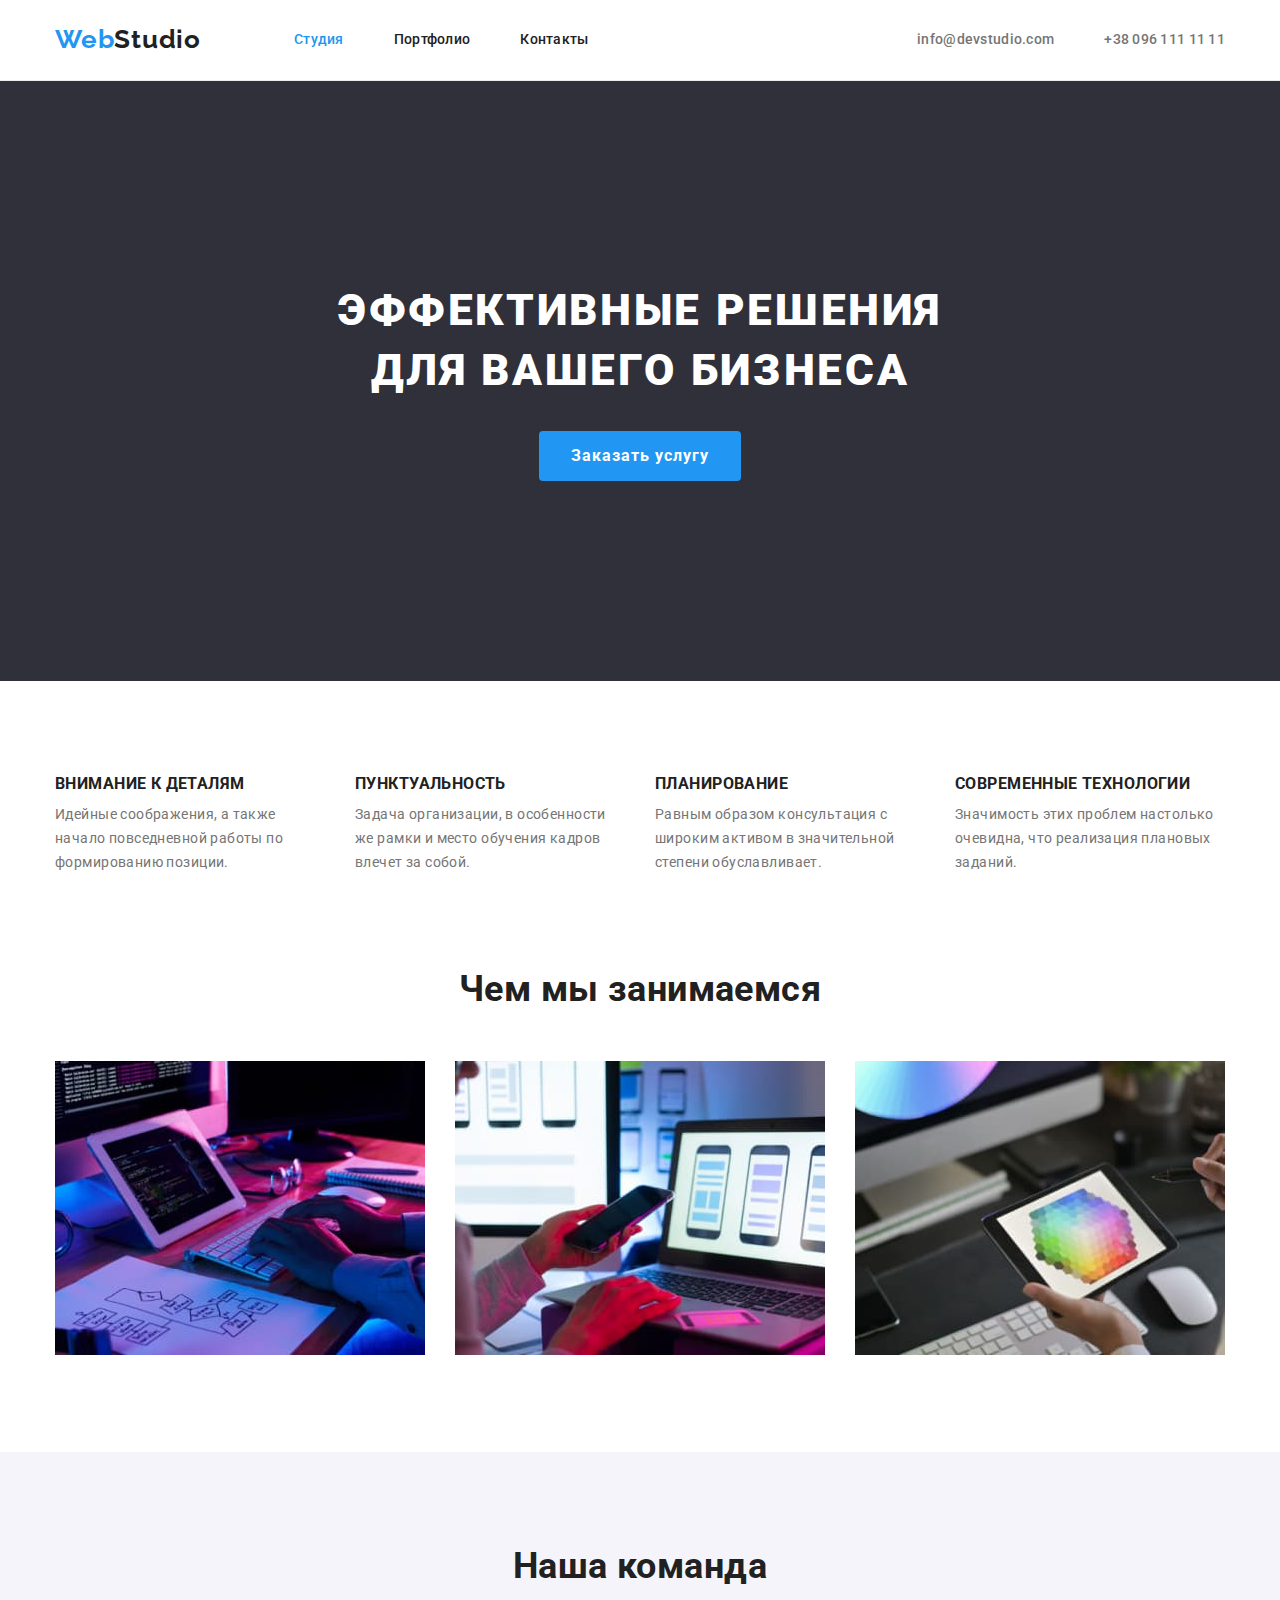
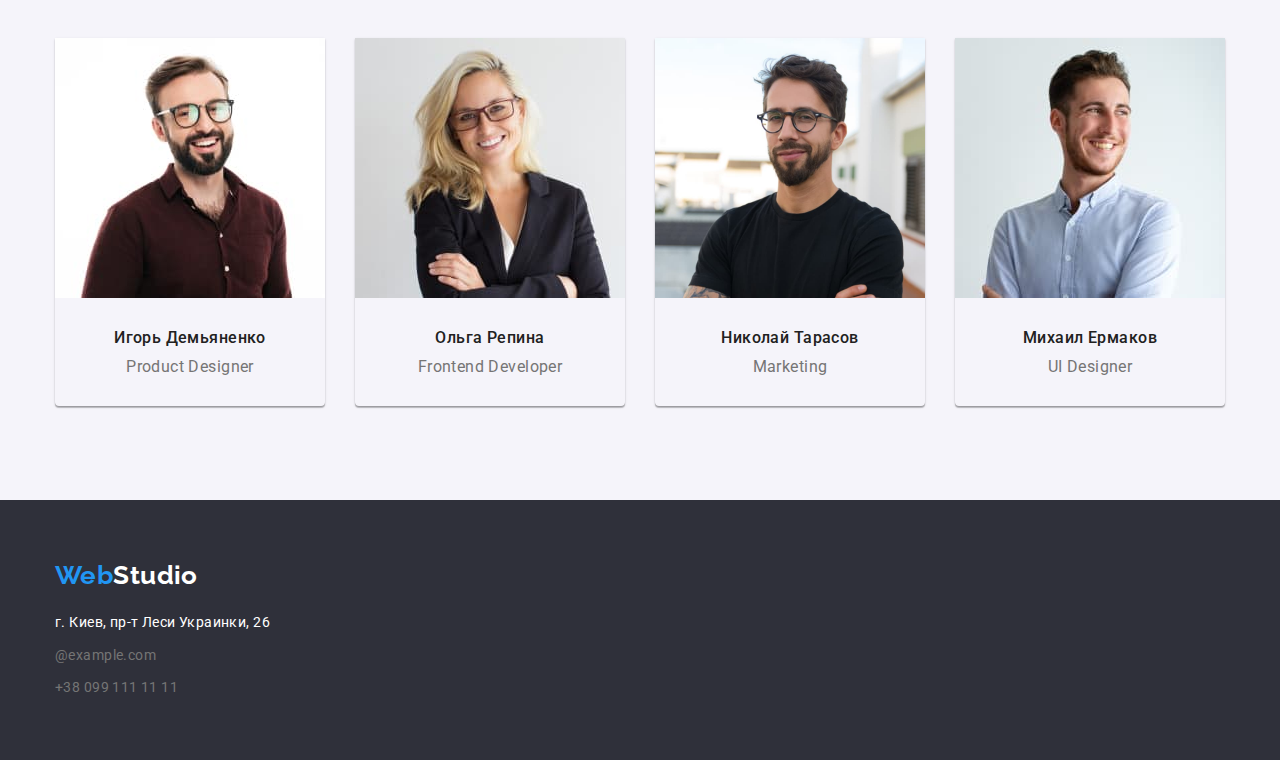
<file: index.html>
<!DOCTYPE html>
<html lang="ru">
    <head>
        <meta charset="UTF-8" />
        <meta http-equiv="X-UA-Compatible" content="IE=edge" />
        <meta name="viewport" content="width=device-width, initial-scale=1.0" />
        <title>Document</title>
        <link
            rel="stylesheet"
            href="https://cdnjs.cloudflare.com/ajax/libs/modern-normalize/1.1.0/modern-normalize.min.css"
        />
        <link rel="preconnect" href="https://fonts.gstatic.com" />
        <link
            href="https://fonts.googleapis.com/css2?family=Raleway:wght@700&family=Roboto:wght@400;500;700;900&display=swap"
            rel="stylesheet"
        />
        <link rel="stylesheet" href="css/style.css" />
    </head>
    <body>
        <header>
            <div class="container flex-container">
                <nav class="main-nav">
                    <a href="./index.html" class="logo"
                        ><span class="logo-color">Web</span>Studio</a
                    >
                    <ul class="nav list-style">
                        <li class="nav-item">
                            <a href="./index.html" class="nav-list dynamic"
                                >Студия</a
                            >
                        </li>
                        <li class="nav-item">
                            <a href="./portfolio.html" class="nav-list"
                                >Портфолио</a
                            >
                        </li>
                        <li class="nav-item">
                            <a href="#" class="nav-list">Контакты</a>
                        </li>
                    </ul>
                </nav>

                <ul class="nav-contacts list-style">
                    <li class="indent-left">
                        <a
                            href="mailto:info@devstudio.com"
                            class="contacts-items list-style"
                            >info@devstudio.com</a
                        >
                    </li>
                    <li class="indent-left">
                        <a
                            href="tel+380961111111"
                            class="contacts-items list-style"
                            >+38 096 111 11 11</a
                        >
                    </li>
                </ul>
            </div>
        </header>

        <main>
            <section class="hero">
                <div class="container">
                    <h1 class="hero-title">
                        Эффективные решения для вашего бизнеса
                    </h1>
                    <button type="button" class="service-button">
                        Заказать услугу
                    </button>
                </div>
            </section>
            <section class="skills section-indent">
                <div class="container">
                    <ul class="skills-list list-style">
                        <li class="skills-list-item">
                            <h3 class="skills-title">Внимание к деталям</h3>
                            <p class="skills-desc">
                                Идейные соображения, а также начало повседневной
                                работы по формированию позиции.
                            </p>
                        </li>
                        <li class="skills-list-item">
                            <h3 class="skills-title">Пунктуальность</h3>
                            <p class="skills-desc">
                                Задача организации, в особенности же рамки и
                                место обучения кадров влечет за собой.
                            </p>
                        </li>
                        <li class="skills-list-item">
                            <h3 class="skills-title">Планирование</h3>
                            <p class="skills-desc">
                                Равным образом консультация с широким активом в
                                значительной степени обуславливает.
                            </p>
                        </li>
                        <li class="skills-list-item">
                            <h3 class="skills-title">Современные технологии</h3>
                            <p class="skills-desc">
                                Значимость этих проблем настолько очевидна, что
                                реализация плановых заданий.
                            </p>
                        </li>
                    </ul>
                </div>
            </section>
            <section class="work section-indent">
                <div class="container">
                    <h2 class="work-title">Чем мы занимаемся</h2>
                    <ul class="work-list list-style">
                        <li class="work-list-item">
                            <img
                                src="./images/img_1.jpg"
                                width="370"
                                alt="Разработка сайтов"
                            />
                        </li>
                        <li class="work-list-item">
                            <img
                                src="./images/img_2.jpg"
                                width="370"
                                alt="Разработка мобильных приложений"
                            />
                        </li>
                        <li class="work-list-item">
                            <img
                                src="./images/img_3.jpg"
                                width="370"
                                alt="Разработка дизайна"
                            />
                        </li>
                    </ul>
                </div>
            </section>
            <section class="team section-indent">
                <div class="container">
                    <h2 class="team-title">Наша команда</h2>
                    <ul class="team-items list-style">
                        <li class="team-desc">
                            <img
                                src="./images/img_4.jpg"
                                width="270"
                                alt="Игорь Демьяненко"
                                class="team-img"
                            />
                            <div class="team-list">
                                <h3 class="team-title-list">
                                    Игорь Демьяненко
                                </h3>
                                <p class="team-title-desc">Product Designer</p>
                            </div>
                        </li>
                        <li class="team-desc">
                            <img
                                src="./images/img_5.jpg"
                                width="270"
                                alt="Ольга Репина"
                                class="team-img"
                            />
                            <div class="team-list">
                                <h3 class="team-title-list">Ольга Репина</h3>
                                <p class="team-title-desc">
                                    Frontend Developer
                                </p>
                            </div>
                        </li>
                        <li class="team-desc">
                            <img
                                src="./images/img_6.jpg"
                                width="270"
                                alt="Николай Тарасов"
                                class="team-img"
                            />
                            <div class="team-list">
                                <h3 class="team-title-list">Николай Тарасов</h3>
                                <p class="team-title-desc">Marketing</p>
                            </div>
                        </li>
                        <li class="team-desc">
                            <img
                                src="./images/img_7.jpg"
                                width="270"
                                alt="Михаил Ермаков"
                                class="team-img"
                            />
                            <div class="team-list">
                                <h3 class="team-title-list">Михаил Ермаков</h3>
                                <p class="team-title-desc">UI Designer</p>
                            </div>
                        </li>
                    </ul>
                </div>
            </section>
        </main>
        <footer>
            <div class="container">
                <a href="#" class="footer-logo"
                    ><span class="logo-color">Web</span>Studio</a
                >
                <address>
                    <ul class="footer-list list-style">
                        <li>
                            <a
                                href="https://goo.gl/maps/QpyHVKhvYmUGHp939"
                                target="_blank"
                                rel="noreferrer noopener"
                                class="footer-list-item footer-address"
                                >г. Киев, пр-т Леси Украинки, 26
                            </a>
                        </li>
                        <li>
                            <a
                                href="mailto:info@example.com"
                                class="footer-list-item"
                                >@example.com</a
                            >
                        </li>
                        <li>
                            <a href="tel+380991111111" class="footer-list-item"
                                >+38 099 111 11 11</a
                            >
                        </li>
                    </ul>
                </address>
            </div>
        </footer>
    </body>
</html>
</file>
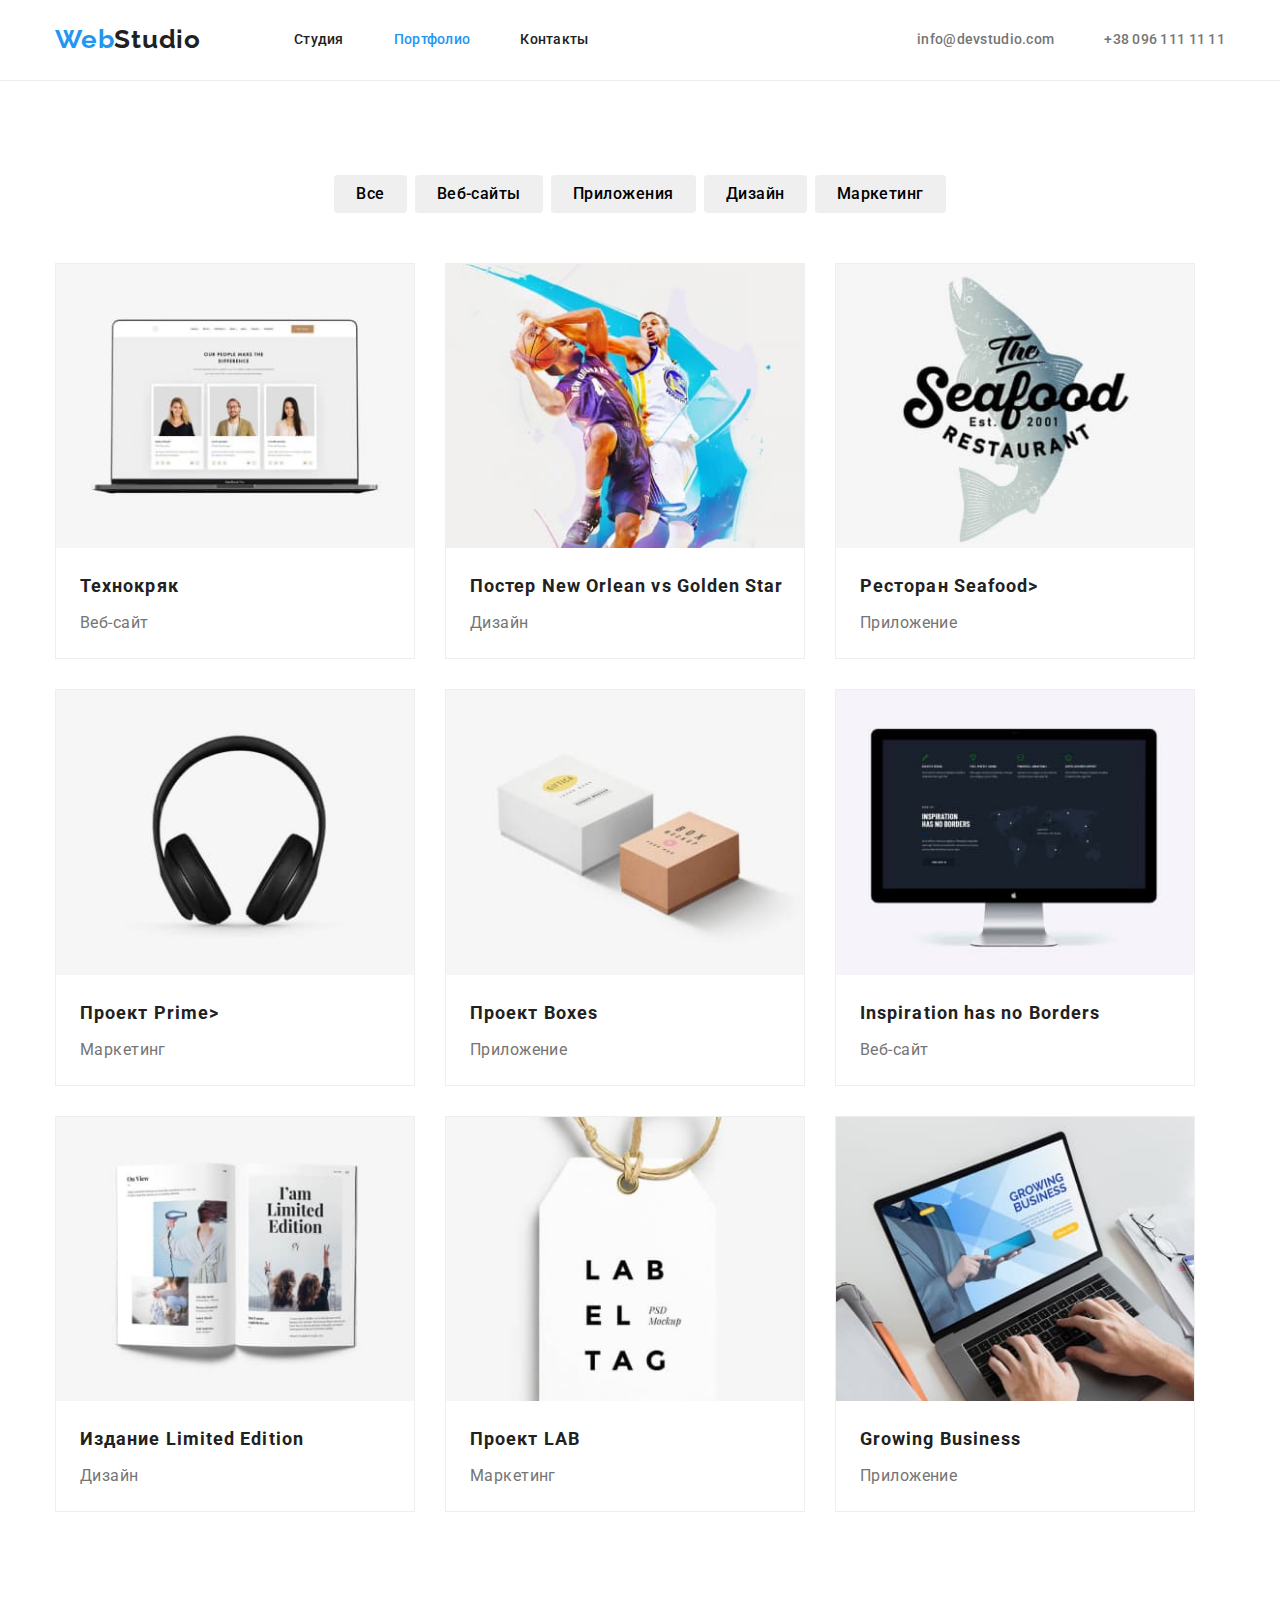
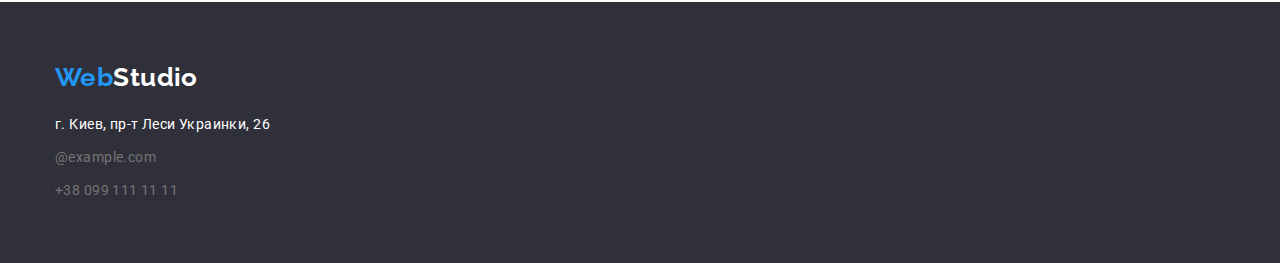
<file: portfolio.html>
<!DOCTYPE html>
<html lang="ru">
    <head>
        <meta charset="UTF-8" />
        <meta http-equiv="X-UA-Compatible" content="IE=edge" />
        <meta name="viewport" content="width=device-width, initial-scale=1.0" />
        <title>Document</title>
        <link
            rel="stylesheet"
            href="https://cdnjs.cloudflare.com/ajax/libs/modern-normalize/1.1.0/modern-normalize.min.css"
        />
        <link rel="preconnect" href="https://fonts.gstatic.com" />
        <link
            href="https://fonts.googleapis.com/css2?family=Raleway:wght@700&family=Roboto:wght@400;500;700;900&display=swap"
            rel="stylesheet"
        />
        <link rel="stylesheet" href="css/style.css" />
    </head>
    <body>
        <header>
            <div class="container flex-container">
                <nav class="main-nav">
                    <a href="./index.html" class="logo"
                        ><span class="logo-color">Web</span>Studio</a
                    >
                    <ul class="nav list-style">
                        <li class="nav-item">
                            <a href="./index.html" class="nav-list">Студия</a>
                        </li>
                        <li class="nav-item">
                            <a href="./portfolio.html" class="nav-list dynamic"
                                >Портфолио</a
                            >
                        </li>
                        <li class="nav-item">
                            <a href="#" class="nav-list">Контакты</a>
                        </li>
                    </ul>
                </nav>

                <ul class="nav-contacts list-style">
                    <li class="indent-left">
                        <a
                            href="mailto:info@devstudio.com"
                            class="contacts-items list-style"
                            >info@devstudio.com</a
                        >
                    </li>
                    <li class="indent-left">
                        <a
                            href="tel+380961111111"
                            class="contacts-items list-style"
                            >+38 096 111 11 11</a
                        >
                    </li>
                </ul>
            </div>
        </header>
        <main>
            <section class="select">
                <div class="container">
                    <h1 class="visually-hidden">Портфолио</h1>
                    <ul class="select-button list-style">
                        <li class="select-item">
                            <button type="button" class="button-item">
                                Все
                            </button>
                        </li>
                        <li class="select-item">
                            <button type="button" class="button-item">
                                Веб-сайты
                            </button>
                        </li>
                        <li class="select-item">
                            <button type="button" class="button-item">
                                Приложения
                            </button>
                        </li>
                        <li class="select-item">
                            <button type="button" class="button-item">
                                Дизайн
                            </button>
                        </li>
                        <li class="select-item">
                            <button type="button" class="button-item">
                                Маркетинг
                            </button>
                        </li>
                    </ul>
                    <ul class="img list-style">
                        <li class="img-item">
                            <a href="#" class="img-decorate">
                                <img
                                    src="./images/img.jpg"
                                    alt="наши сотрудники"
                                    class="img-style"
                                    width="370px"
                                />
                                <div class="img-list">
                                    <h2 class="img-title">Технокряк</h2>
                                    <p class="img-desc">Веб-сайт</p>
                                </div>
                            </a>
                        </li>
                        <li class="img-item">
                            <a href="#" class="img-decorate">
                                <img
                                    src="./images/img-1.jpg"
                                    alt="игра в баскетбол"
                                    class="img-style"
                                    width="370px"
                                />
                                <div class="img-list">
                                    <h2 class="img-title">
                                        Постер New Orlean vs Golden Star
                                    </h2>
                                    <p class="img-desc">Дизайн</p>
                                </div>
                            </a>
                        </li>
                        <li class="img-item">
                            <a href="#" class="img-decorate">
                                <img
                                    src="./images/img-2.jpg"
                                    alt="логотип ресторана"
                                    class="img-style"
                                    width="370px"
                                />
                                <div class="img-list">
                                    <h2 class="img-title">Ресторан Seafood></h2>
                                    <p class="img-desc">Приложение</p>
                                </div>
                            </a>
                        </li>
                        <li class="img-item">
                            <a href="#" class="img-decorate">
                                <img
                                    src="./images/img-3.jpg"
                                    alt="наушники"
                                    class="img-style"
                                    width="370px"
                                />
                                <div class="img-list">
                                    <h2 class="img-title">Проект Prime></h2>
                                    <p class="img-desc">Маркетинг</p>
                                </div>
                            </a>
                        </li>
                        <li class="img-item">
                            <a href="#" class="img-decorate">
                                <img
                                    src="./images/img-4.jpg"
                                    alt="коробки"
                                    class="img-style"
                                    width="370px"
                                />
                                <div class="img-list">
                                    <h2 class="img-title">Проект Boxes</h2>
                                    <p class="img-desc">Приложение</p>
                                </div>
                            </a>
                        </li>
                        <li class="img-item">
                            <a href="#" class="img-decorate">
                                <img
                                    src="./images/img-5.jpg"
                                    alt="телевизор"
                                    class="img-style"
                                    width="370px"
                                />
                                <div class="img-list">
                                    <h2 class="img-title">
                                        Inspiration has no Borders
                                    </h2>
                                    <p class="img-desc">Веб-сайт</p>
                                </div>
                            </a>
                        </li>
                        <li class="img-item">
                            <a href="#" class="img-decorate">
                                <img
                                    src="./images/img-6.jpg"
                                    alt="журнал"
                                    class="img-style"
                                    width="370px"
                                />
                                <div class="img-list">
                                    <h2 class="img-title">
                                        Издание Limited Edition
                                    </h2>
                                    <p class="img-desc">Дизайн</p>
                                </div>
                            </a>
                        </li>
                        <li class="img-item">
                            <a href="#" class="img-decorate">
                                <img
                                    src="./images/img-7.jpg"
                                    alt="бирка"
                                    class="img-style"
                                    width="370px"
                                />
                                <div class="img-list">
                                    <h2 class="img-title">Проект LAB</h2>
                                    <p class="img-desc">Маркетинг</p>
                                </div>
                            </a>
                        </li>
                        <li class="img-item">
                            <a href="#" class="img-decorate">
                                <img
                                    src="./images/img-8.jpg"
                                    alt="ноутбук"
                                    class="img-style"
                                    width="370px"
                                />
                                <div class="img-list">
                                    <h2 class="img-title">Growing Business</h2>
                                    <p class="img-desc">Приложение</p>
                                </div>
                            </a>
                        </li>
                    </ul>
                </div>
            </section>
        </main>
        <footer>
            <div class="container">
                <a href="#" class="footer-logo"
                    ><span class="logo-color">Web</span>Studio</a
                >
                <address>
                    <ul class="footer-list list-style">
                        <li>
                            <a
                                href="https://goo.gl/maps/QpyHVKhvYmUGHp939"
                                target="_blank"
                                rel="noreferrer noopener"
                                class="footer-list-item footer-address"
                                >г. Киев, пр-т Леси Украинки, 26
                            </a>
                        </li>
                        <li>
                            <a
                                href="mailto:info@example.com"
                                class="footer-list-item"
                                >@example.com</a
                            >
                        </li>
                        <li>
                            <a href="tel+380991111111" class="footer-list-item"
                                >+38 099 111 11 11</a
                            >
                        </li>
                    </ul>
                </address>
            </div>
        </footer>
    </body>
</html>
</file>
<file: css/style.css>
:root {
    --primary-text-color: #212121;
    --title-text-color: #757575;
    --accent-text-color: #ffffff;
    --main-background-color: #ffffff;
    --accent-background-color: #f5f4fa;
    --color-for-logo: #2196f3;
    --section-background-color: #2f303a;
}
h1,
h2,
h3,
h4,
h5,
h6,
p,
ul {
    margin: 0px;
    padding: 0px;
}
body {
    color: var(--primary-text-color);
    font-family: 'Roboto', sans-serif;
    font-size: 14px;
    font-style: normal;
    letter-spacing: 0.03em;
    background-color: var(--main-background-color);
}
.container {
    width: 1200px;
    padding-left: 15px;
    padding-right: 15px;
    margin: auto;
}
header {
    padding-top: 24px;
    padding-bottom: 25px;
    border-bottom: 1px solid #ececec;
}
.logo {
    color: var(--primary-text-color);
    text-decoration: none;
    font-family: 'Raleway';
    font-weight: 700;
    font-size: 26px;
    letter-spacing: 0.03em;
    line-height: 1.19;
}
.logo-color {
    color: var(--color-for-logo);
}
.main-nav {
    display: flex;
    align-items: center;
}
.flex-container {
    display: flex;
    align-items: center;
}
.nav {
    display: flex;
    margin-left: 93px;
}
.nav-contacts {
    display: flex;
    margin-left: auto;
}
.indent-left:last-child {
    margin-left: 50px;
}
.nav-item:not(:last-child) {
    margin-right: 50px;
}
.nav-list {
    color: inherit;
    font-weight: 500;
    text-decoration: none;
    letter-spacing: 0.02em;
    line-height: 1.14;
}
.nav-list:hover,
.nav-list:hover:focus,
.contacts-items:hover,
.contacts-items:focus {
    color: var(--color-for-logo);
    cursor: pointer;
}
.list-style {
    list-style: none;
}
.contacts-items {
    font-weight: 500;
    color: var(--title-text-color);
    text-decoration: none;
    letter-spacing: 0.02em;
    line-height: 1.14;
    font-size: inherit;
}
.dynamic {
    color: var(--color-for-logo);
}

.hero {
    background-color: var(--section-background-color);
    text-align: center;
    padding-top: 200px;
    padding-bottom: 200px;
}
.hero .container {
    width: 696px;
}
.hero-title {
    font-size: 44px;
    font-weight: 900;
    color: var(--accent-text-color);
    letter-spacing: 0.06em;
    text-transform: uppercase;
    line-height: 1.36;
    margin-bottom: 30px;
}
.service-button {
    color: var(--accent-text-color);
    font-size: 16px;
    font-weight: 700;
    line-height: 1.87;
    background-color: var(--color-for-logo);
    border: none;
    padding: 10px 32px;
    border-radius: 4px;
    letter-spacing: 0.06em;
}
.section-indent {
    padding-bottom: 94px;
}
.skills {
    padding-top: 94px;
}
.skills-list {
    display: flex;
}
.skills-list-item {
    width: 270px;
}
.skills-list-item:not(:last-child) {
    margin-right: 30px;
}
.skills-title {
    font-weight: 700;
    text-transform: uppercase;
    line-height: 1.14;
    margin-bottom: 10px;
}
.skills-desc {
    color: var(--title-text-color);
    line-height: 1.71;
}
.work-title,
.team-title {
    font-weight: 700;
    font-size: 36px;
    text-align: center;
    line-height: 1.16;
    margin-bottom: 50px;
}
.work-list {
    display: flex;
    justify-content: space-between;
}
.work-list-item {
    width: 370px;
}
.team {
    background-color: var(--accent-background-color);
    padding-top: 94px;
    padding-bottom: 94px;
}
.team-list {
    padding: 30px;
}
.team-items {
    display: flex;
    text-align: center;
}
.team-desc:not(:last-child) {
    margin-right: 30px;
}
.team-img {
    display: block;
    max-width: 100%;
    height: auto;
}
.team-items li {
    box-shadow: 0px 1px 3px rgba(0, 0, 0, 0.12), 0px 1px 1px rgba(0, 0, 0, 0.14),
        0px 2px 1px rgba(0, 0, 0, 0.2);
    border-radius: 0px 0px 4px 4px;
}
.team-title-list {
    font-weight: 500;
    font-size: 16px;
    line-height: 1.19;
    margin-bottom: 10px;
}
.team-title-desc {
    font-size: 16px;
    color: var(--title-text-color);
    line-height: 1.19;
}
.footer-list {
    padding-left: 0px;
    font-style: normal;
}
.footer-list li:not(:last-child) {
    margin-bottom: 9px;
}
.footer-list-item {
    text-decoration: none;
    color: var(--title-text-color);
    line-height: 1.71;
    font-size: inherit;
}
.footer-list-item:hover,
.footer-list-item:focus {
    color: var(--accent-text-color);
}
.footer-address {
    color: var(--accent-text-color);
}
.footer-address:hover,
.footer-address:focus {
    color: var(--title-text-color);
}
footer {
    background-color: var(--section-background-color);
    padding-top: 60px;
    padding-bottom: 60px;
}
.footer-logo {
    color: var(--accent-text-color);
    text-decoration: none;
    font-family: 'Raleway';
    font-weight: 700;
    font-size: 26px;
    line-height: 1.19;
    display: block;
    margin-bottom: 20px;
}

/* стили для portfolio */

.visually-hidden {
    position: absolute;
    clip: rect(0 0 0 0);
    width: 1px;
    height: 1px;
    margin: -1px;
}

.button-item {
    border: none;
    padding: 6px 22px;
    font-weight: 500;
    font-size: 16px;
    line-height: 1.62;
    border-radius: 4px;
    letter-spacing: 0.03em;
}
.button-item:hover,
.button-item:focus {
    color: var(--accent-text-color);
    background-color: var(--color-for-logo);
    cursor: pointer;
}
.select {
    padding-bottom: 90px;
    padding-top: 94px;
}
.select-item {
    text-align: center;
}
.select-item:not(:last-child) {
    margin-right: 8px;
}
.select-button {
    margin-bottom: 50px;
    display: flex;
    flex-wrap: wrap;
    justify-content: center;
}
.img {
    display: flex;
    flex-wrap: wrap;
}
.img-style {
    display: block;
    max-width: 100%;
    height: auto;
}
.img-list {
    padding-top: 20px;
    padding-bottom: 20px;
    padding-left: 24px;
}
.img-item {
    width: 360px;
    margin-right: 30px;
    margin-bottom: 30px;
    border: 1px solid #eeeeee;
}
.img-item:nth-child(3n) {
    margin-right: 0px;
}
.img-item:nth-last-child(-n + 3) {
    margin-bottom: 0;
}
.img-decorate .img-title {
    font-weight: 700;
    font-size: 18px;
    line-height: 2;
    letter-spacing: 0.06em;
    text-decoration: none;
    color: var(--primary-text-color);
}
.img-title {
    margin-bottom: 4px;
}
.img-decorate .img-desc {
    color: var(--title-text-color);
    font-size: 16px;
    line-height: 1.87;
}
.img-decorate {
    text-decoration: none;
}
</file>
